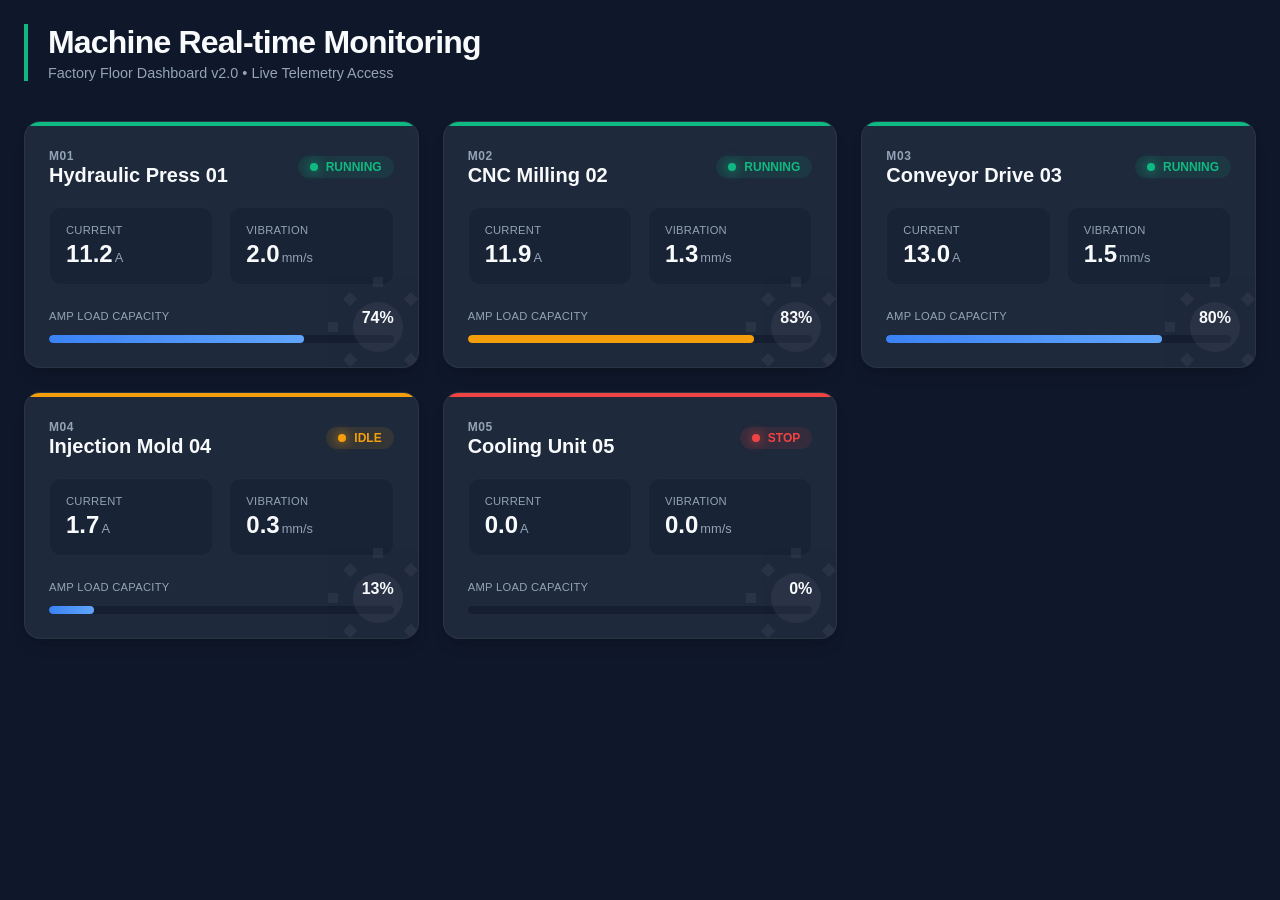
<file: backups/index_final_monolithic_20260322_092432.html>
<!DOCTYPE html>
<html lang="th">
<head>
    <meta charset="UTF-8">
    <meta name="viewport" content="width=device-width, initial-scale=1.0">
    <title>Industrial Machine Dashboard - mcDashboard</title>
    <style>
        /* Modern Industrial Dark Theme */
        :root {
            --bg-color: #0f172a;
            --card-bg: #1e293b;
            --text-primary: #f8fafc;
            --text-secondary: #94a3b8;
            --accent-running: #10b981; /* Emerald 500 */
            --accent-idle: #f59e0b;    /* Amber 500 */
            --accent-stop: #ef4444;    /* Red 500 */
            --card-shadow: 0 10px 15px -3px rgba(0, 0, 0, 0.1), 0 4px 6px -2px rgba(0, 0, 0, 0.05);
        }

        body {
            font-family: 'Inter', -apple-system, BlinkMacSystemFont, 'Segoe UI', Roboto, sans-serif;
            background-color: var(--bg-color);
            margin: 0;
            padding: 24px;
            color: var(--text-primary);
        }

        header {
            text-align: left;
            margin-bottom: 40px;
            border-left: 4px solid var(--accent-running);
            padding-left: 20px;
            max-width: 1400px;
            margin: 0 auto 40px auto;
        }

        h1 {
            font-size: 2rem;
            font-weight: 700;
            margin: 0;
            letter-spacing: -0.025em;
        }

        .header-subtitle {
            color: var(--text-secondary);
            font-size: 0.9rem;
            margin-top: 4px;
        }

        /* Dashboard Grid */
        .dashboard {
            display: grid;
            grid-template-columns: repeat(auto-fit, minmax(320px, 1fr));
            gap: 24px;
            max-width: 1400px;
            margin: 0 auto;
        }

        /* Machine Card Styling */
        .machine-card {
            background: var(--card-bg);
            border-radius: 16px;
            padding: 24px;
            box-shadow: var(--card-shadow);
            border: 1px solid rgba(255, 255, 255, 0.05);
            transition: all 0.3s cubic-bezier(0.4, 0, 0.2, 1);
            position: relative;
            overflow: hidden;
        }

        .machine-card::before {
            content: "";
            position: absolute;
            top: 0;
            left: 0;
            width: 100%;
            height: 4px;
            background: var(--accent-running);
        }

        .machine-card:hover {
            transform: translateY(-8px);
            border-color: rgba(255, 255, 255, 0.1);
            box-shadow: 0 20px 25px -5px rgba(0, 0, 0, 0.2);
        }

        .machine-header {
            display: flex;
            justify-content: space-between;
            align-items: center;
            margin-bottom: 20px;
        }

        .machine-id {
            font-size: 0.75rem;
            font-weight: 600;
            text-transform: uppercase;
            color: var(--text-secondary);
            letter-spacing: 0.05em;
        }

        .machine-name {
            font-size: 1.25rem;
            font-weight: 700;
            display: block;
        }

        /* Status Indicators */
        .status-badge {
            display: flex;
            align-items: center;
            background: rgba(16, 185, 129, 0.1);
            color: var(--accent-running);
            padding: 4px 12px;
            border-radius: 9999px;
            font-size: 0.75rem;
            font-weight: 600;
        }

        .status-dot {
            width: 8px;
            height: 8px;
            border-radius: 50%;
            background-color: currentColor;
            margin-right: 8px;
            box-shadow: 0 0 12px currentColor;
        }

        .pulse {
            animation: pulse-animation 2s infinite;
        }

        @keyframes pulse-animation {
            0% { transform: scale(0.95); opacity: 1; }
            50% { transform: scale(1.2); opacity: 0.7; }
            100% { transform: scale(0.95); opacity: 1; }
        }

        /* Metrics Layout */
        .metrics-grid {
            display: grid;
            grid-template-columns: 1fr 1fr;
            gap: 16px;
            margin-bottom: 24px;
        }

        .metric-item {
            background: rgba(15, 23, 42, 0.3);
            padding: 16px;
            border-radius: 12px;
            border: 1px solid rgba(255, 255, 255, 0.03);
        }

        .metric-label {
            font-size: 0.7rem;
            color: var(--text-secondary);
            text-transform: uppercase;
            letter-spacing: 0.025em;
            margin-bottom: 4px;
            display: block;
        }

        .metric-value {
            font-size: 1.5rem;
            font-weight: 700;
            font-variant-numeric: tabular-nums;
        }

        .metric-unit {
            font-size: 0.8rem;
            color: var(--text-secondary);
            margin-left: 2px;
        }

        /* Progress Bar (Amp Load) */
        .amp-section {
            margin-top: 10px;
        }

        .amp-header {
            display: flex;
            justify-content: space-between;
            align-items: center;
            margin-bottom: 8px;
        }

        .progress-container {
            width: 100%;
            height: 8px;
            background: rgba(15, 23, 42, 0.5);
            border-radius: 4px;
            overflow: hidden;
        }

        .progress-bar {
            height: 100%;
            background: linear-gradient(90deg, #3b82f6, #60a5fa);
            width: 0%;
            transition: width 1s ease-in-out;
            border-radius: 4px;
        }

        /* Specific Status Overrides */
        .card-idle::before { background: var(--accent-idle); }
        .card-idle .status-badge { background: rgba(245, 158, 11, 0.1); color: var(--accent-idle); }
        
        .card-stop::before { background: var(--accent-stop); }
        .card-stop .status-badge { background: rgba(239, 68, 68, 0.1); color: var(--accent-stop); }

        /* Icon styling */
        .machine-visual {
            position: absolute;
            right: -20px;
            bottom: -20px;
            opacity: 0.05;
            width: 120px;
            height: 120px;
            pointer-events: none;
        }

        .machine-visual svg { width: 100%; height: 100%; fill: currentColor; }

    </style>
</head>
<body>

    <header>
        <h1>Machine Real-time Monitoring</h1>
        <div class="header-subtitle">Factory Floor Dashboard v2.0 • Live Telemetry Access</div>
    </header>

    <div class="dashboard">
        <!-- Machine 1-3 (Running) -->
        <script>
            const machineData = [
                { id: 'M01', name: 'Hydraulic Press 01', status: 'RUNNING', statusClass: '' },
                { id: 'M02', name: 'CNC Milling 02', status: 'RUNNING', statusClass: '' },
                { id: 'M03', name: 'Conveyor Drive 03', status: 'RUNNING', statusClass: '' },
                { id: 'M04', name: 'Injection Mold 04', status: 'IDLE', statusClass: 'card-idle' },
                { id: 'M05', name: 'Cooling Unit 05', status: 'STOP', statusClass: 'card-stop' }
            ];

            const dashboard = document.querySelector('.dashboard');
            
            machineData.forEach((m, index) => {
                const i = index + 1;
                const card = `
                    <div class="machine-card ${m.statusClass}" id="m${i}">
                        <div class="machine-header">
                            <div>
                                <span class="machine-id">${m.id}</span>
                                <span class="machine-name">${m.name}</span>
                            </div>
                            <div class="status-badge">
                                <span class="status-dot ${m.status === 'STOP' ? '' : 'pulse'}"></span>
                                ${m.status}
                            </div>
                        </div>

                        <div class="metrics-grid">
                            <div class="metric-item">
                                <span class="metric-label">Current</span>
                                <span class="metric-value" id="m${i}-current">0.0</span><span class="metric-unit">A</span>
                            </div>
                            <div class="metric-item">
                                <span class="metric-label">Vibration</span>
                                <span class="metric-value" id="m${i}-vib">0.0</span><span class="metric-unit">mm/s</span>
                            </div>
                        </div>

                        <div class="amp-section">
                            <div class="amp-header">
                                <span class="metric-label">Amp Load Capacity</span>
                                <span class="metric-value" style="font-size: 1rem;" id="m${i}-amp-text">0%</span>
                            </div>
                            <div class="progress-container">
                                <div class="progress-bar" id="m${i}-progress"></div>
                            </div>
                        </div>

                        <div class="machine-visual">
                            <svg viewBox="0 0 24 24"><path d="M13,2V4H11V2H13M13,22V20H11V22H13M22,13V11H20V13H22M2,13V11H4V13H2M20,6.41L18.59,5L17.17,6.41L18.59,7.83L20,6.41M5,18.59L6.41,20L7.83,18.59L6.41,17.17L5,18.59M18.59,17.17L17.17,18.59L18.59,20L20,18.59L18.59,17.17M6.41,5L5,6.41L6.41,7.83L7.83,6.41L6.41,5M12,7A5,5 0 0,0 7,12A5,5 0 0,0 12,17A5,5 0 0,0 17,12A5,5 0 0,0 12,7Z" /></svg>
                        </div>
                    </div>
                `;
                dashboard.innerHTML += card;
            });
        </script>
    </div>

    <script>
        function updateData() {
            // Machine 1-3: Running
            for (let i = 1; i <= 3; i++) {
                const current = (Math.random() * 5 + 10).toFixed(1);
                const vib = (Math.random() * 2 + 0.5).toFixed(1);
                const amp = Math.floor(Math.random() * 25 + 70);
                
                updateElements(i, current, vib, amp);
            }

            // Machine 4: Idle
            const m4Current = (Math.random() * 1 + 1.5).toFixed(1);
            const m4Vib = (Math.random() * 0.2 + 0.1).toFixed(1);
            const m4Amp = Math.floor(Math.random() * 5 + 10);
            updateElements(4, m4Current, m4Vib, m4Amp);

            // Machine 5: Stop
            updateElements(5, "0.0", "0.0", 0);
        }

        function updateElements(id, current, vib, amp) {
            document.getElementById(`m${id}-current`).innerText = current;
            document.getElementById(`m${id}-vib`).innerText = vib;
            document.getElementById(`m${id}-amp-text`).innerText = amp + "%";
            document.getElementById(`m${id}-progress`).style.width = amp + "%";
            
            // Dynamic color for progress bar based on load
            const bar = document.getElementById(`m${id}-progress`);
            if (amp > 90) bar.style.background = "#ef4444"; // Red
            else if (amp > 80) bar.style.background = "#f59e0b"; // Amber
            else bar.style.background = "linear-gradient(90deg, #3b82f6, #60a5fa)"; // Blue
        }

        // Run simulation every 3 seconds
        setInterval(updateData, 3000);
        // Initial call
        updateData();
    </script>
</body>
</html>
</file>
